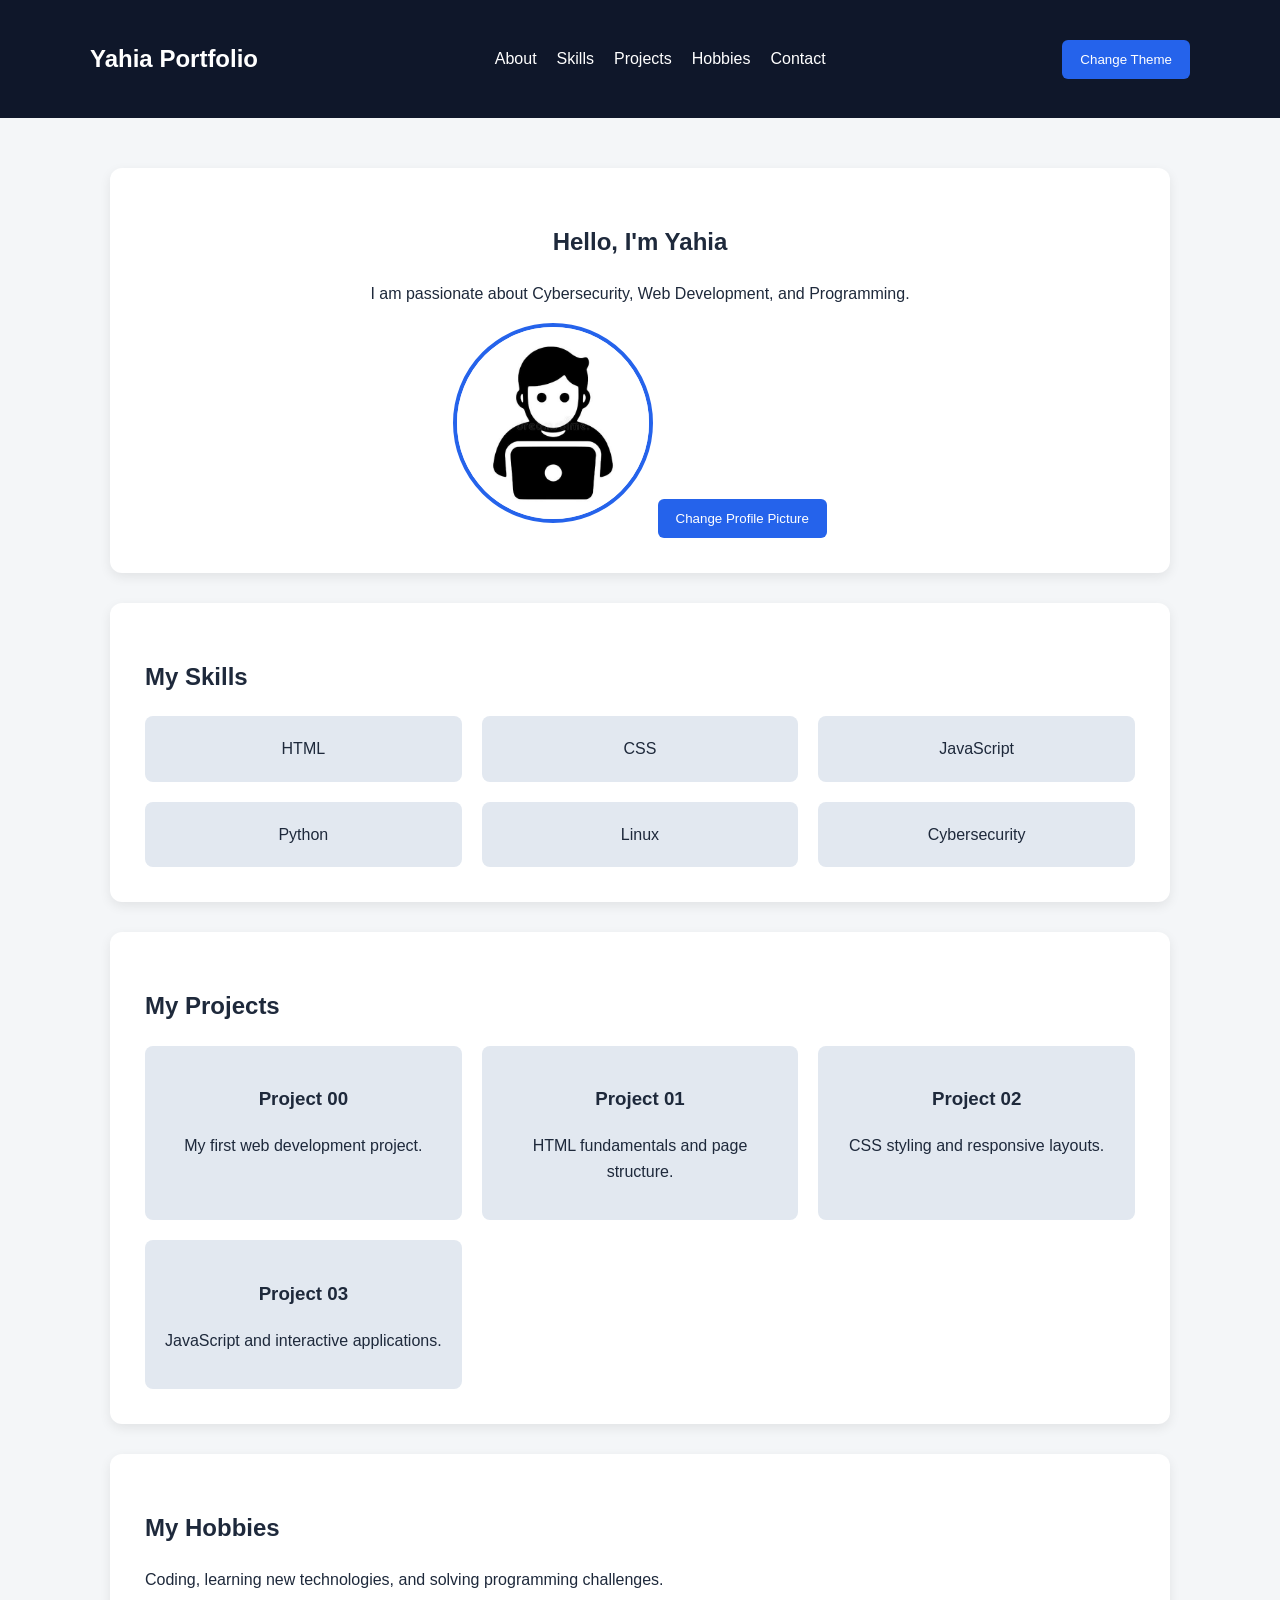
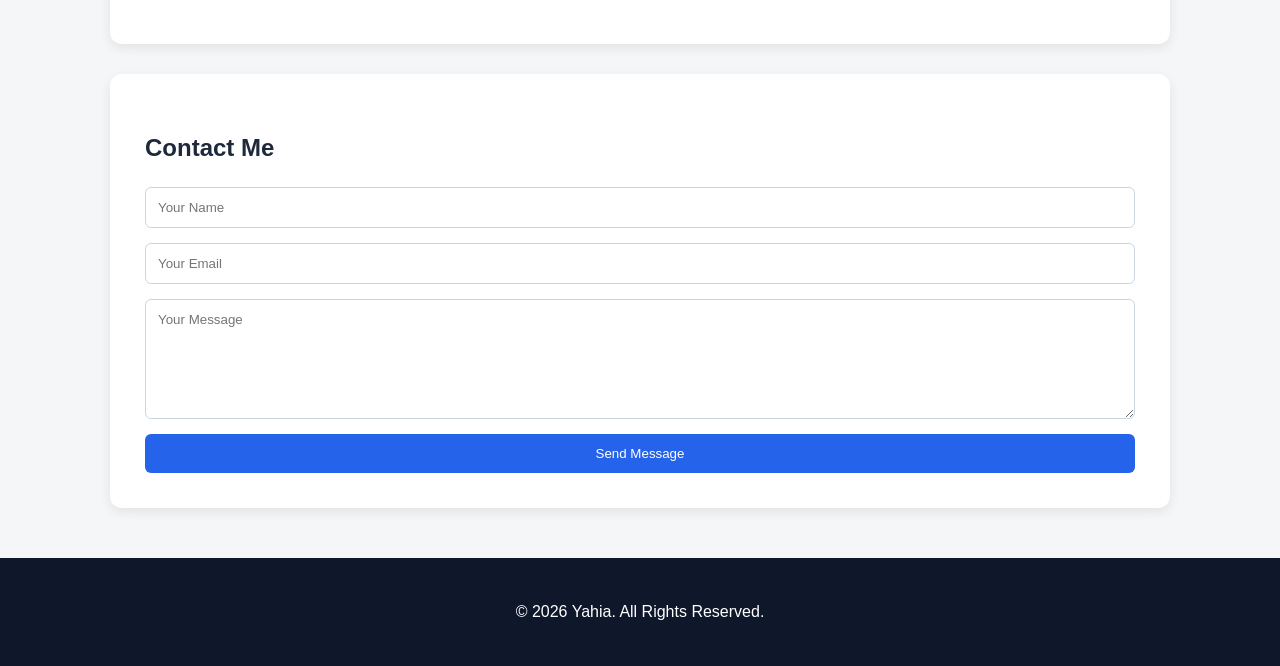
<file: bounce01/index.html>
<!DOCTYPE html>
<html lang="en">
<head>
    <meta charset="UTF-8">
    <meta name="viewport" content="width=device-width, initial-scale=1.0">

    <title>Yahia | Personal Portfolio</title>

    <link rel="stylesheet" href="style.css">
    <script src="script.js" defer></script>
</head>
<body>

    <!-- Header -->
    <header>
        <nav>
            <h2>Yahia Portfolio</h2>

            <ul>
                <li><a href="#about">About</a></li>
                <li><a href="#skills">Skills</a></li>
                <li><a href="#projects">Projects</a></li>
                <li><a href="#hobbies">Hobbies</a></li>
                <li><a href="#contact">Contact</a></li>
            </ul>

            <button id="themeBtn" type="button">Change Theme</button>
        </nav>
    </header>

    <main>

        <!-- About Me -->
        <section id="about">
            <h1>Hello, I'm Yahia</h1>
            <p>
                I am passionate about Cybersecurity,
                Web Development, and Programming.
            </p>

            <img id="profileImage"
     src="assets/profile.jpg"
     alt="My Profile Photo"
     width="200">

<button id="changePhotoBtn" type="button">
    Change Profile Picture
</button>
        </section>

        <!-- Skills -->
        <section id="skills">
            <h2>My Skills</h2>

            <div class="skills-grid">
                <div>HTML</div>
                <div>CSS</div>
                <div>JavaScript</div>
                <div>Python</div>
                <div>Linux</div>
                <div>Cybersecurity</div>
            </div>
        </section>

        <!-- Projects -->
        <section id="projects">
            <h2>My Projects</h2>

            <div class="projects-grid">
                <article>
                    <h3>Project 00</h3>
                    <p>My first web development project.</p>
                </article>

                <article>
                    <h3>Project 01</h3>
                    <p>HTML fundamentals and page structure.</p>
                </article>

                <article>
                    <h3>Project 02</h3>
                    <p>CSS styling and responsive layouts.</p>
                </article>

                <article>
                    <h3>Project 03</h3>
                    <p>JavaScript and interactive applications.</p>
                </article>
            </div>
        </section>

        <!-- Hobbies -->
        <section id="hobbies">
            <h2>My Hobbies</h2>
            <p>
                Coding, learning new technologies,
                and solving programming challenges.
            </p>
        </section>

        <!-- Contact -->
        <section id="contact">
            <h2>Contact Me</h2>

            <form id="contactForm">
                <input type="text"
                       placeholder="Your Name"
                       required>

                <input type="email"
                       placeholder="Your Email"
                       required>

                <textarea placeholder="Your Message"
                          required></textarea>

                <button type="submit">Send Message</button>
            </form>
        </section>

    </main>

    <!-- Footer -->
    <footer>
        <p>© 2026 Yahia. All Rights Reserved.</p>
    </footer>

</body>
</html>
</file>
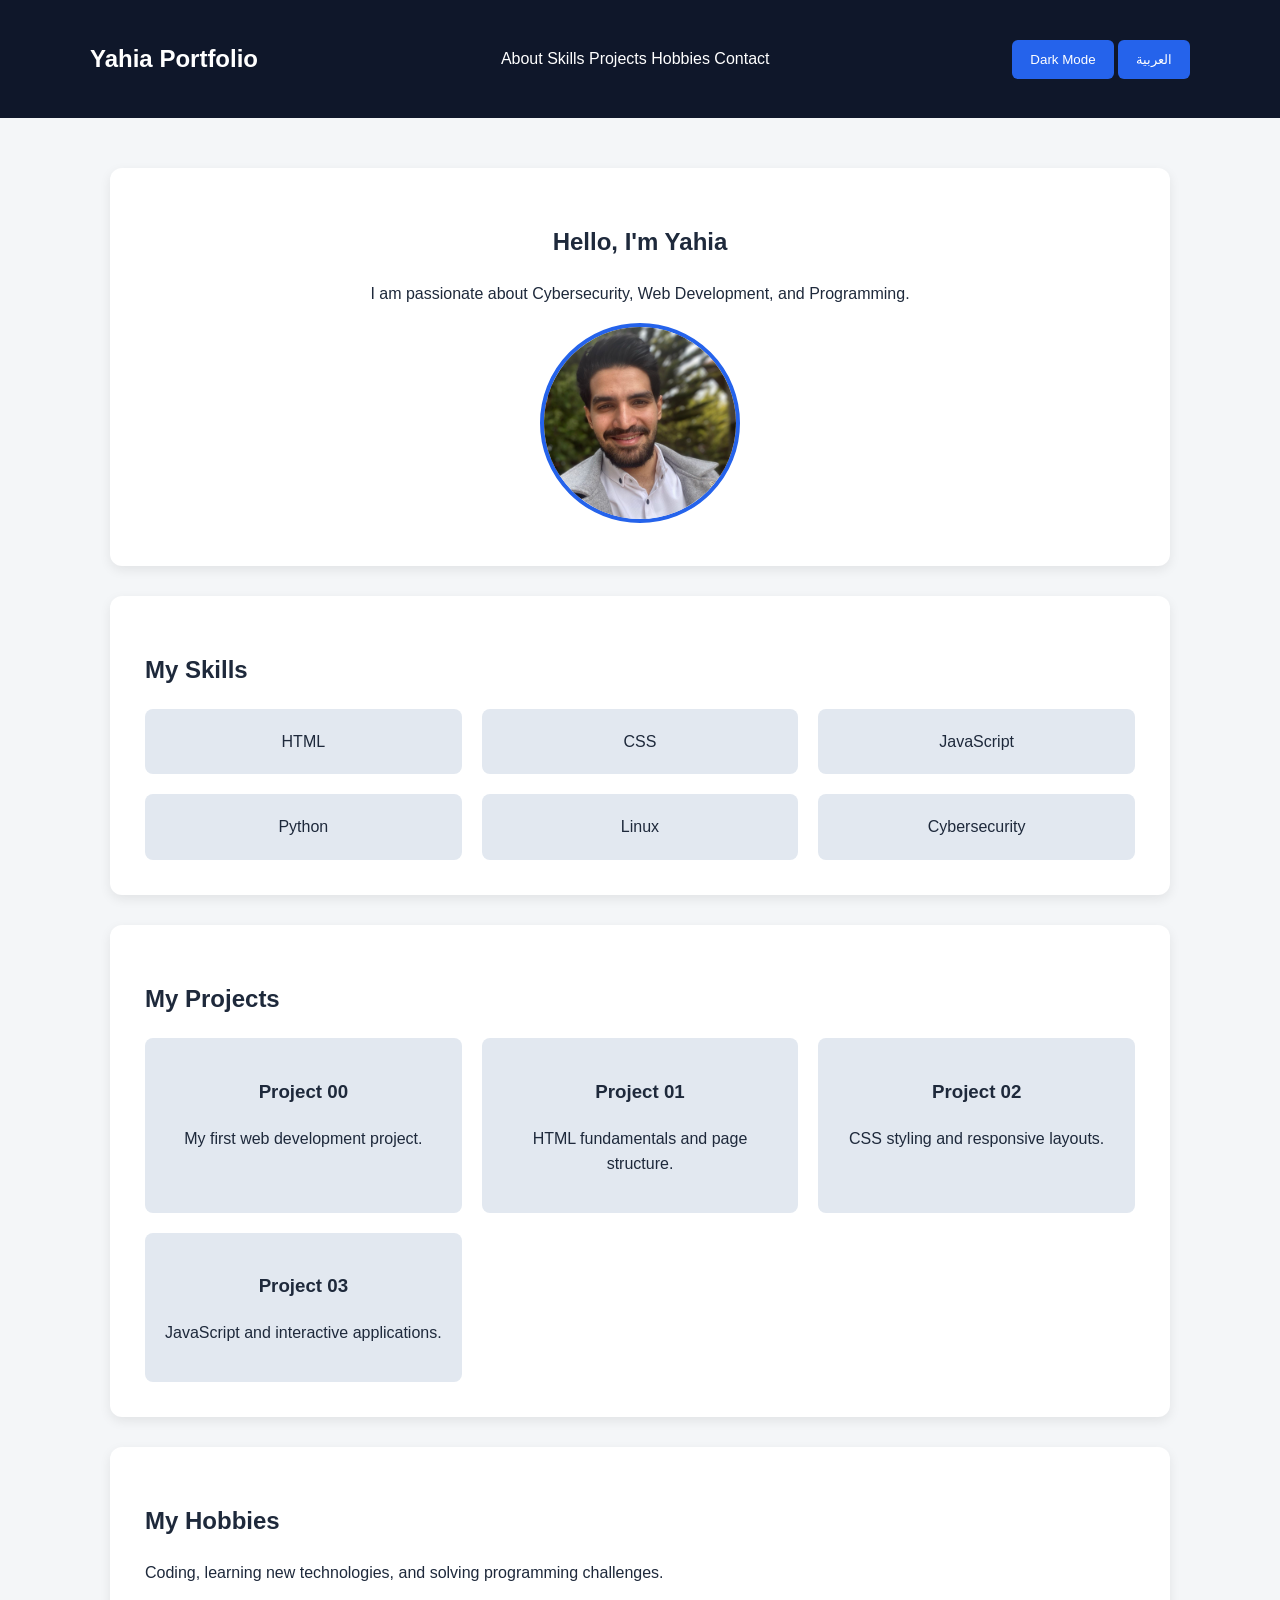
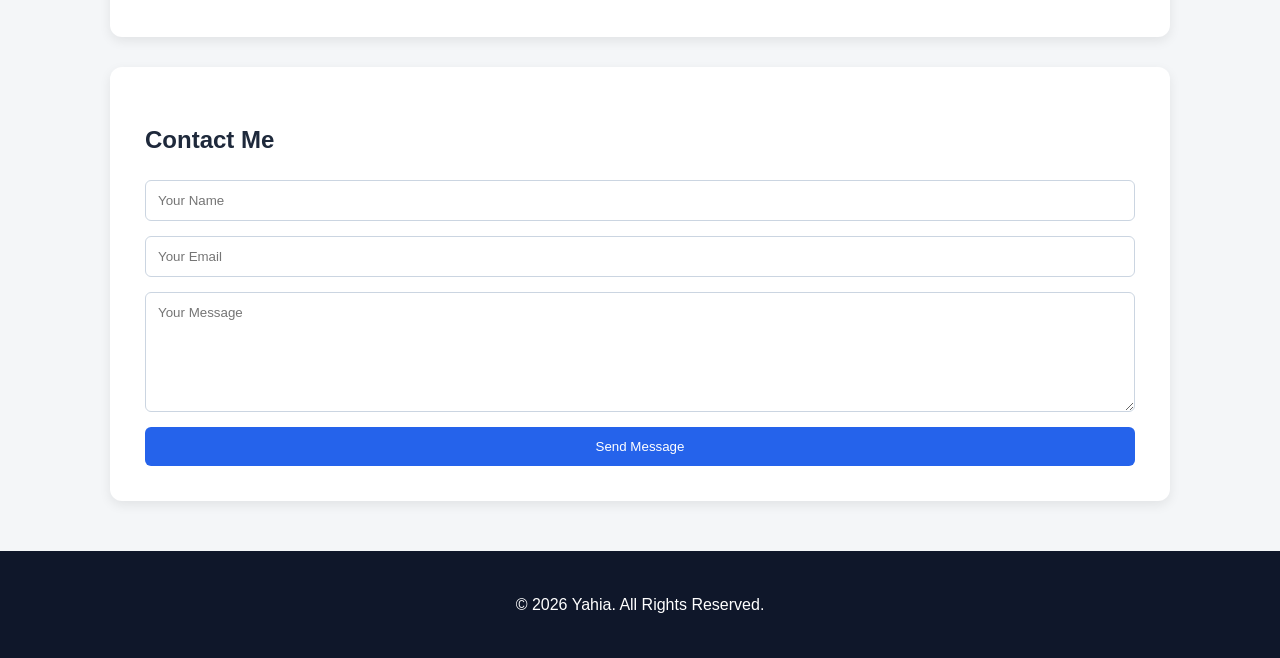
<file: bounce02/index.html>
<!DOCTYPE html>
<html lang="en" dir="ltr">

<head>
    <meta charset="UTF-8">
    <meta name="viewport" content="width=device-width, initial-scale=1.0">

    <title>Yahia | Personal Portfolio</title>

    <link rel="stylesheet" href="style.css">
    <script src="script.js" defer></script>
</head>

<body>

    <!-- HEADER & NAVIGATION -->
    <header>
        <nav>
            <h2 data-i18n="portfolio">Yahia Portfolio</h2>

            <div class="nav-links">
                <a href="#about" data-i18n="about">About</a>
                <a href="#skills" data-i18n="skills">Skills</a>
                <a href="#projects" data-i18n="projects">Projects</a>
                <a href="#hobbies" data-i18n="hobbies">Hobbies</a>
                <a href="#contact" data-i18n="contact">Contact</a>
            </div>

            <div class="nav-buttons">
                <button id="themeBtn" type="button">
                    Change Theme
                </button>

                <button id="languageBtn" type="button">
                    العربية
                </button>
            </div>
        </nav>
    </header>

    <!-- MAIN CONTENT -->
    <main>

        <!-- ABOUT SECTION -->
        <section id="about">

            <h1 data-i18n="welcome">
                Hello, I'm Yahia
            </h1>

            <p data-i18n="description">
                I am passionate about Cybersecurity,
                Web Development, and Programming.
            </p>

            <img
                id="profileImage"
                src="assets/profile.jpg"
                alt="My Profile Photo"
                width="200"
            >

        </section>

        <!-- SKILLS SECTION -->
        <section id="skills">

            <h2 data-i18n="mySkills">
                My Skills
            </h2>

            <div class="skills-grid">

                <div>HTML</div>

                <div>CSS</div>

                <div>JavaScript</div>

                <div>Python</div>

                <div>Linux</div>

                <div data-i18n="cybersecurity">
                    Cybersecurity
                </div>

            </div>

        </section>

        <!-- PROJECTS SECTION -->
        <section id="projects">

            <h2 data-i18n="myProjects">
                My Projects
            </h2>

            <div class="projects-grid">

                <article>
                    <h3>Project 00</h3>

                    <p data-i18n="project0">
                        My first web development project.
                    </p>
                </article>

                <article>
                    <h3>Project 01</h3>

                    <p data-i18n="project1">
                        HTML fundamentals and page structure.
                    </p>
                </article>

                <article>
                    <h3>Project 02</h3>

                    <p data-i18n="project2">
                        CSS styling and responsive layouts.
                    </p>
                </article>

                <article>
                    <h3>Project 03</h3>

                    <p data-i18n="project3">
                        JavaScript and interactive applications.
                    </p>
                </article>

            </div>

        </section>

        <!-- HOBBIES SECTION -->
        <section id="hobbies">

            <h2 data-i18n="myHobbies">
                My Hobbies
            </h2>

            <p data-i18n="hobbiesText">
                Coding, learning new technologies,
                and solving programming challenges.
            </p>

        </section>

        <!-- CONTACT SECTION -->
        <section id="contact">

            <h2 data-i18n="contactMe">
                Contact Me
            </h2>

            <form id="contactForm">

                <input type="text"
       placeholder="Your Name"
       data-i18n-placeholder="name"
       required>

<input type="email"
       placeholder="Your Email"
       data-i18n-placeholder="email"
       required>

<textarea
       placeholder="Your Message"
       data-i18n-placeholder="message"
       required></textarea>

                <button type="submit" data-i18n="sendMessage">
                    Send Message
                </button>

            </form>

        </section>

    </main>

    <!-- FOOTER -->
    <footer>

        <p data-i18n="footer">
            © 2026 Yahia. All Rights Reserved.
        </p>

    </footer>

</body>
</html>
</file>
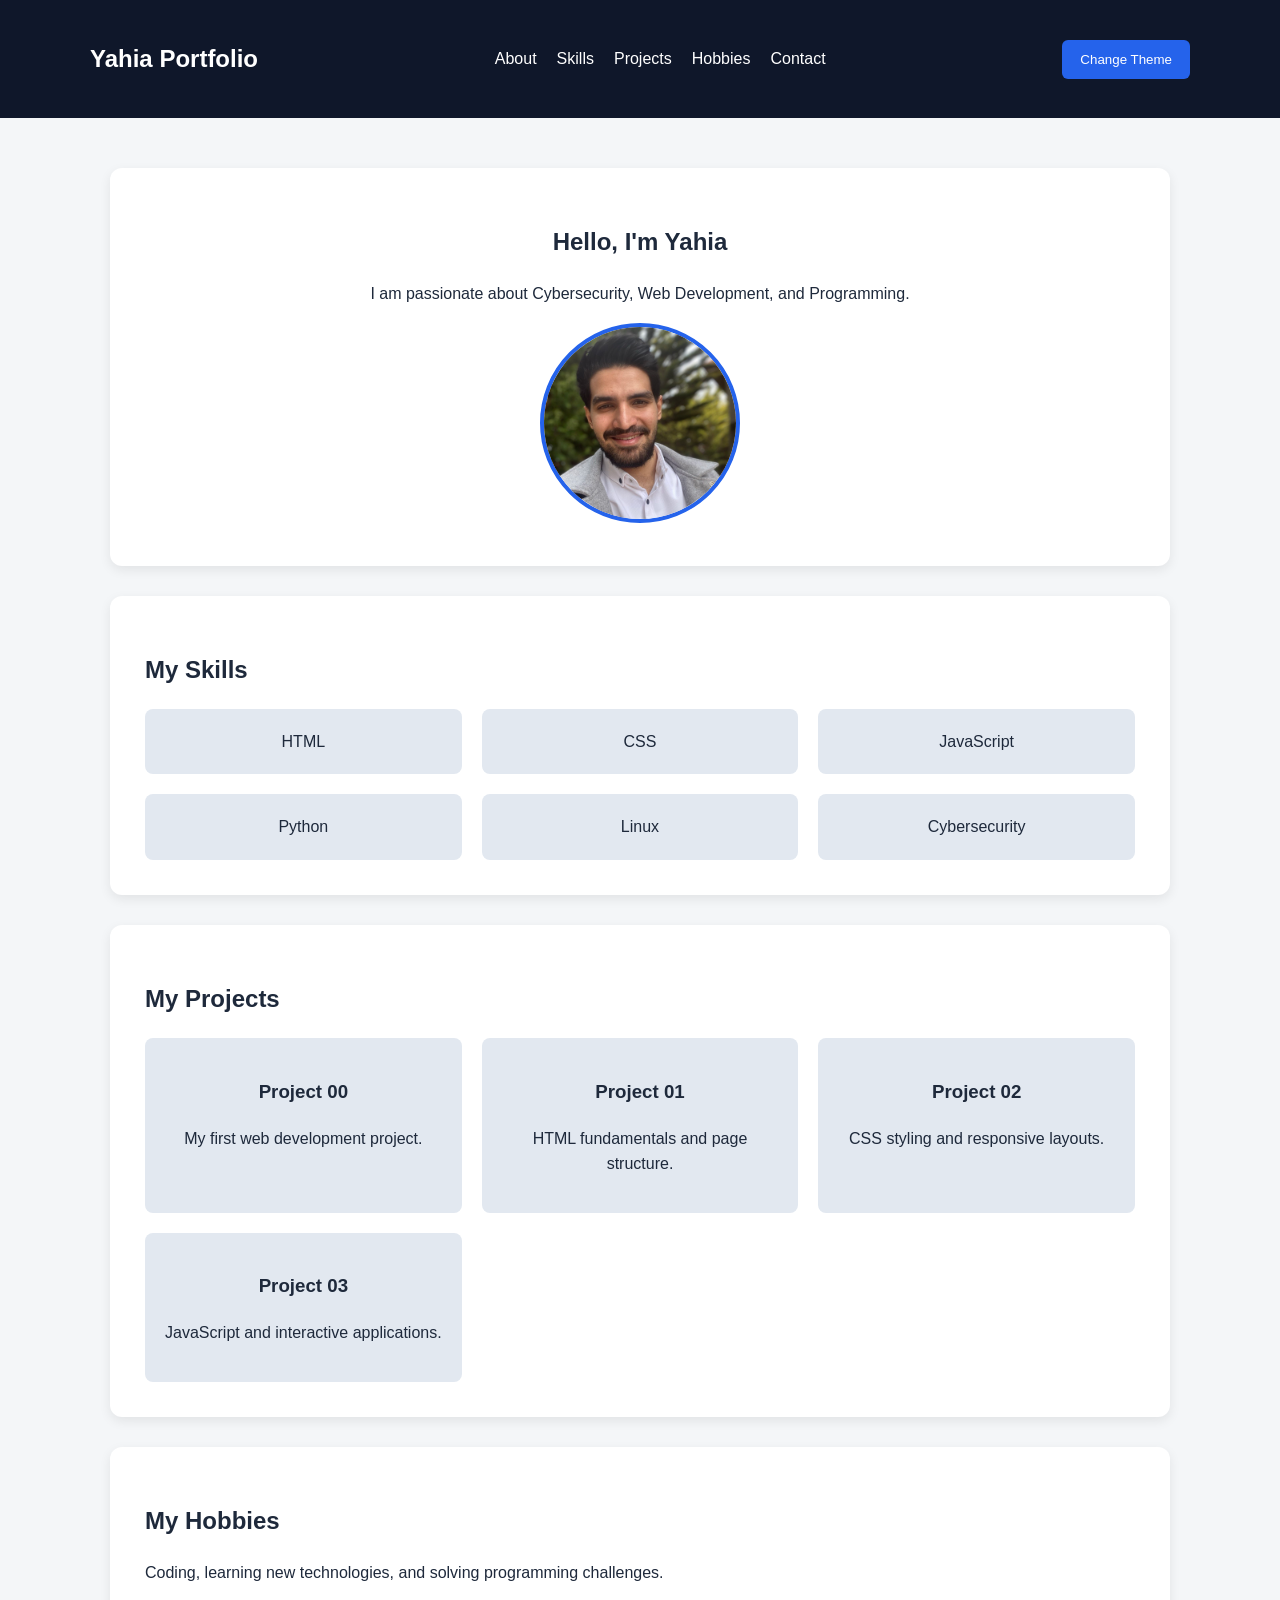
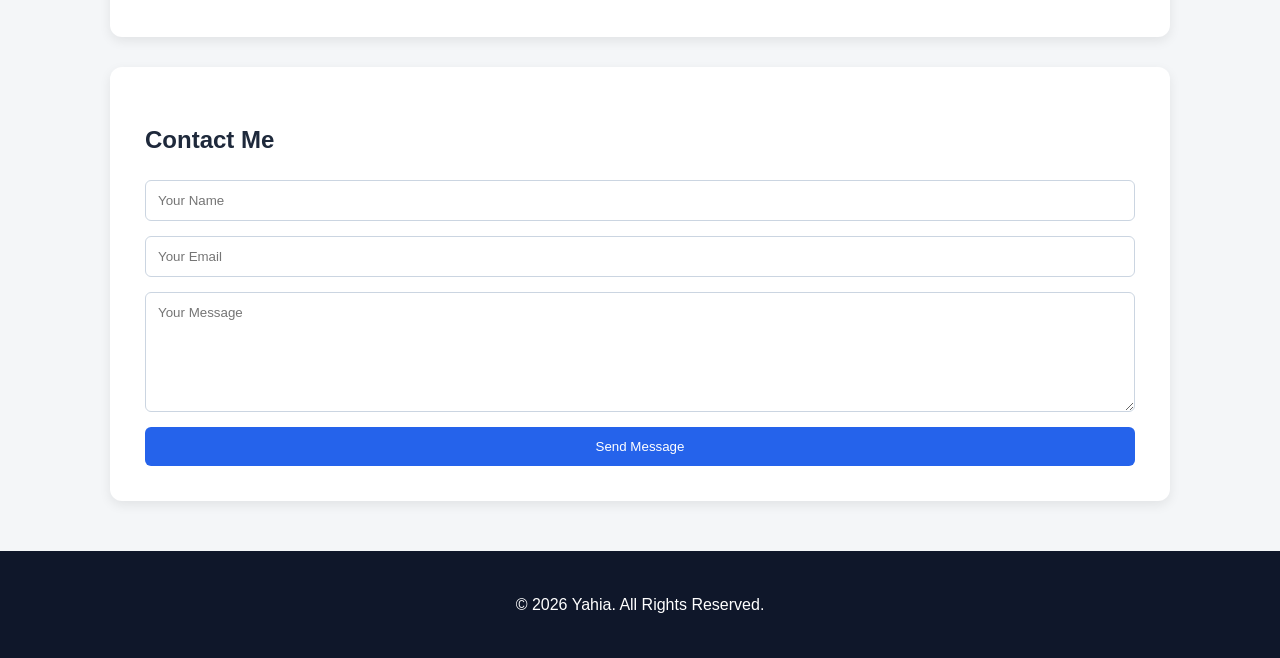
<file: ex00/index.html>
<!DOCTYPE html>
<html lang="en">
<head>
    <meta charset="UTF-8">
    <meta name="viewport" content="width=device-width, initial-scale=1.0">

    <title>Yahia | Personal Portfolio</title>

    <link rel="stylesheet" href="style.css">
    <script src="script.js" defer></script>
</head>
<body>

    <!-- Header -->
    <header>
        <nav>
            <h2>Yahia Portfolio</h2>

            <ul>
                <li><a href="#about">About</a></li>
                <li><a href="#skills">Skills</a></li>
                <li><a href="#projects">Projects</a></li>
                <li><a href="#hobbies">Hobbies</a></li>
                <li><a href="#contact">Contact</a></li>
            </ul>

            <button id="themeBtn" type="button">Change Theme</button>
        </nav>
    </header>

    <main>

        <!-- About Me -->
        <section id="about">
            <h1>Hello, I'm Yahia</h1>
            <p>
                I am passionate about Cybersecurity,
                Web Development, and Programming.
            </p>

            <img src="assets/profile.jpg"
                 alt="My Profile Photo"
                 width="200">
        </section>

        <!-- Skills -->
        <section id="skills">
            <h2>My Skills</h2>

            <div class="skills-grid">
                <div>HTML</div>
                <div>CSS</div>
                <div>JavaScript</div>
                <div>Python</div>
                <div>Linux</div>
                <div>Cybersecurity</div>
            </div>
        </section>

        <!-- Projects -->
        <section id="projects">
            <h2>My Projects</h2>

            <div class="projects-grid">
                <article>
                    <h3>Project 00</h3>
                    <p>My first web development project.</p>
                </article>

                <article>
                    <h3>Project 01</h3>
                    <p>HTML fundamentals and page structure.</p>
                </article>

                <article>
                    <h3>Project 02</h3>
                    <p>CSS styling and responsive layouts.</p>
                </article>

                <article>
                    <h3>Project 03</h3>
                    <p>JavaScript and interactive applications.</p>
                </article>
            </div>
        </section>

        <!-- Hobbies -->
        <section id="hobbies">
            <h2>My Hobbies</h2>
            <p>
                Coding, learning new technologies,
                and solving programming challenges.
            </p>
        </section>

        <!-- Contact -->
        <section id="contact">
            <h2>Contact Me</h2>

            <form id="contactForm">
                <input type="text"
                       placeholder="Your Name"
                       required>

                <input type="email"
                       placeholder="Your Email"
                       required>

                <textarea placeholder="Your Message"
                          required></textarea>

                <button type="submit">Send Message</button>
            </form>
        </section>

    </main>

    <!-- Footer -->
    <footer>
        <p>© 2026 Yahia. All Rights Reserved.</p>
    </footer>

</body>
</html>
</file>
<file: bounce01/style.css>
* {
    box-sizing: border-box;
}

body {
    margin: 0;
    font-family: Arial, sans-serif;
    background-color: #f4f6f8;
    color: #1e293b;
    line-height: 1.6;
}

header {
    background-color: #0f172a;
    color: white;
    padding: 20px;
}

nav {
    max-width: 1100px;
    margin: auto;
    display: flex;
    justify-content: space-between;
    align-items: center;
    gap: 20px;
}

nav ul {
    display: flex;
    list-style: none;
    gap: 20px;
    padding: 0;
}

nav a {
    color: white;
    text-decoration: none;
}

nav a:hover {
    color: #38bdf8;
}

button {
    background-color: #2563eb;
    color: white;
    padding: 12px 18px;
    border: none;
    border-radius: 6px;
    cursor: pointer;
}

button:hover {
    background-color: #1d4ed8;
}

main {
    max-width: 1100px;
    margin: auto;
    padding: 20px;
}

section {
    background-color: white;
    padding: 35px;
    margin: 30px 0;
    border-radius: 12px;
    box-shadow: 0 4px 12px rgba(0, 0, 0, 0.08);
}

#about {
    text-align: center;
}

#about img {
    width: 200px;
    height: 200px;
    object-fit: cover;
    border-radius: 50%;
    border: 4px solid #2563eb;
}

.skills-grid,
.projects-grid {
    display: grid;
    grid-template-columns: repeat(3, 1fr);
    gap: 20px;
}

.skills-grid div,
.projects-grid article {
    background-color: #e2e8f0;
    padding: 20px;
    border-radius: 8px;
    text-align: center;
}

.projects-grid article:hover {
    transform: translateY(-5px);
    transition: transform 0.3s ease;
}

form {
    display: flex;
    flex-direction: column;
    gap: 15px;
}

input,
textarea {
    padding: 12px;
    border: 1px solid #cbd5e1;
    border-radius: 6px;
    font-family: inherit;
}

textarea {
    min-height: 120px;
}

footer {
    text-align: center;
    padding: 25px;
    background-color: #0f172a;
    color: white;
}

/* Tablet */
@media (max-width: 768px) {
    nav {
        flex-direction: column;
    }

    nav ul {
        flex-wrap: wrap;
        justify-content: center;
    }

    .skills-grid,
    .projects-grid {
        grid-template-columns: repeat(2, 1fr);
    }
}

/* Mobile */
@media (max-width: 480px) {
    .skills-grid,
    .projects-grid {
        grid-template-columns: 1fr;
    }

    section {
        padding: 20px;
    }

    nav ul {
        gap: 10px;
    }
}
/* Dark Mode */

body.dark-mode {
    background-color: #020617;
    color: #f8fafc;
}

body.dark-mode section {
    background-color: #1e293b;
}

body.dark-mode .skills-grid div,
body.dark-mode .projects-grid article {
    background-color: #334155;
    color: white;
}

body.dark-mode input,
body.dark-mode textarea {
    background-color: #334155;
    color: white;
    border-color: #64748b;
}

body.dark-mode input::placeholder,
body.dark-mode textarea::placeholder {
    color: #cbd5e1;
}
</file>
<file: bounce02/style.css>
* {
    box-sizing: border-box;
}

body {
    margin: 0;
    font-family: Arial, sans-serif;
    background-color: #f4f6f8;
    color: #1e293b;
    line-height: 1.6;
}

header {
    background-color: #0f172a;
    color: white;
    padding: 20px;
}

nav {
    max-width: 1100px;
    margin: auto;
    display: flex;
    justify-content: space-between;
    align-items: center;
    gap: 20px;
}

nav ul {
    display: flex;
    list-style: none;
    gap: 20px;
    padding: 0;
}

nav a {
    color: white;
    text-decoration: none;
}

nav a:hover {
    color: #38bdf8;
}

button {
    background-color: #2563eb;
    color: white;
    padding: 12px 18px;
    border: none;
    border-radius: 6px;
    cursor: pointer;
}

button:hover {
    background-color: #1d4ed8;
}

main {
    max-width: 1100px;
    margin: auto;
    padding: 20px;
}

section {
    background-color: white;
    padding: 35px;
    margin: 30px 0;
    border-radius: 12px;
    box-shadow: 0 4px 12px rgba(0, 0, 0, 0.08);
}

#about {
    text-align: center;
}

#about img {
    width: 200px;
    height: 200px;
    object-fit: cover;
    border-radius: 50%;
    border: 4px solid #2563eb;
}

.skills-grid,
.projects-grid {
    display: grid;
    grid-template-columns: repeat(3, 1fr);
    gap: 20px;
}

.skills-grid div,
.projects-grid article {
    background-color: #e2e8f0;
    padding: 20px;
    border-radius: 8px;
    text-align: center;
}

.projects-grid article:hover {
    transform: translateY(-5px);
    transition: transform 0.3s ease;
}

form {
    display: flex;
    flex-direction: column;
    gap: 15px;
}

input,
textarea {
    padding: 12px;
    border: 1px solid #cbd5e1;
    border-radius: 6px;
    font-family: inherit;
}

textarea {
    min-height: 120px;
}

footer {
    text-align: center;
    padding: 25px;
    background-color: #0f172a;
    color: white;
}

/* Tablet */
@media (max-width: 768px) {
    nav {
        flex-direction: column;
    }

    nav ul {
        flex-wrap: wrap;
        justify-content: center;
    }

    .skills-grid,
    .projects-grid {
        grid-template-columns: repeat(2, 1fr);
    }
}

/* Mobile */
@media (max-width: 480px) {
    .skills-grid,
    .projects-grid {
        grid-template-columns: 1fr;
    }

    section {
        padding: 20px;
    }

    nav ul {
        gap: 10px;
    }
}
/* Dark Mode */

body.dark-mode {
    background-color: #020617;
    color: #f8fafc;
}

body.dark-mode section {
    background-color: #1e293b;
}

body.dark-mode .skills-grid div,
body.dark-mode .projects-grid article {
    background-color: #334155;
    color: white;
}

body.dark-mode input,
body.dark-mode textarea {
    background-color: #334155;
    color: white;
    border-color: #64748b;
}

body.dark-mode input::placeholder,
body.dark-mode textarea::placeholder {
    color: #cbd5e1;
}

/* Arabic RTL Support */

html[dir="rtl"] {
    direction: rtl;
}

html[dir="rtl"] body {
    text-align: right;
}

html[dir="rtl"] nav {
    direction: rtl;
}

html[dir="rtl"] input,
html[dir="rtl"] textarea {
    text-align: right;
}
</file>
<file: ex00/style.css>
* {
    box-sizing: border-box;
}

body {
    margin: 0;
    font-family: Arial, sans-serif;
    background-color: #f4f6f8;
    color: #1e293b;
    line-height: 1.6;
}

header {
    background-color: #0f172a;
    color: white;
    padding: 20px;
}

nav {
    max-width: 1100px;
    margin: auto;
    display: flex;
    justify-content: space-between;
    align-items: center;
    gap: 20px;
}

nav ul {
    display: flex;
    list-style: none;
    gap: 20px;
    padding: 0;
}

nav a {
    color: white;
    text-decoration: none;
}

nav a:hover {
    color: #38bdf8;
}

button {
    background-color: #2563eb;
    color: white;
    padding: 12px 18px;
    border: none;
    border-radius: 6px;
    cursor: pointer;
}

button:hover {
    background-color: #1d4ed8;
}

main {
    max-width: 1100px;
    margin: auto;
    padding: 20px;
}

section {
    background-color: white;
    padding: 35px;
    margin: 30px 0;
    border-radius: 12px;
    box-shadow: 0 4px 12px rgba(0, 0, 0, 0.08);
}

#about {
    text-align: center;
}

#about img {
    width: 200px;
    height: 200px;
    object-fit: cover;
    border-radius: 50%;
    border: 4px solid #2563eb;
}

.skills-grid,
.projects-grid {
    display: grid;
    grid-template-columns: repeat(3, 1fr);
    gap: 20px;
}

.skills-grid div,
.projects-grid article {
    background-color: #e2e8f0;
    padding: 20px;
    border-radius: 8px;
    text-align: center;
}

.projects-grid article:hover {
    transform: translateY(-5px);
    transition: transform 0.3s ease;
}

form {
    display: flex;
    flex-direction: column;
    gap: 15px;
}

input,
textarea {
    padding: 12px;
    border: 1px solid #cbd5e1;
    border-radius: 6px;
    font-family: inherit;
}

textarea {
    min-height: 120px;
}

footer {
    text-align: center;
    padding: 25px;
    background-color: #0f172a;
    color: white;
}

/* Tablet */
@media (max-width: 768px) {
    nav {
        flex-direction: column;
    }

    nav ul {
        flex-wrap: wrap;
        justify-content: center;
    }

    .skills-grid,
    .projects-grid {
        grid-template-columns: repeat(2, 1fr);
    }
}

/* Mobile */
@media (max-width: 480px) {
    .skills-grid,
    .projects-grid {
        grid-template-columns: 1fr;
    }

    section {
        padding: 20px;
    }

    nav ul {
        gap: 10px;
    }
}
/* Dark Mode */

body.dark-mode {
    background-color: #020617;
    color: #f8fafc;
}

body.dark-mode section {
    background-color: #1e293b;
}

body.dark-mode .skills-grid div,
body.dark-mode .projects-grid article {
    background-color: #334155;
    color: white;
}

body.dark-mode input,
body.dark-mode textarea {
    background-color: #334155;
    color: white;
    border-color: #64748b;
}

body.dark-mode input::placeholder,
body.dark-mode textarea::placeholder {
    color: #cbd5e1;
}
</file>
